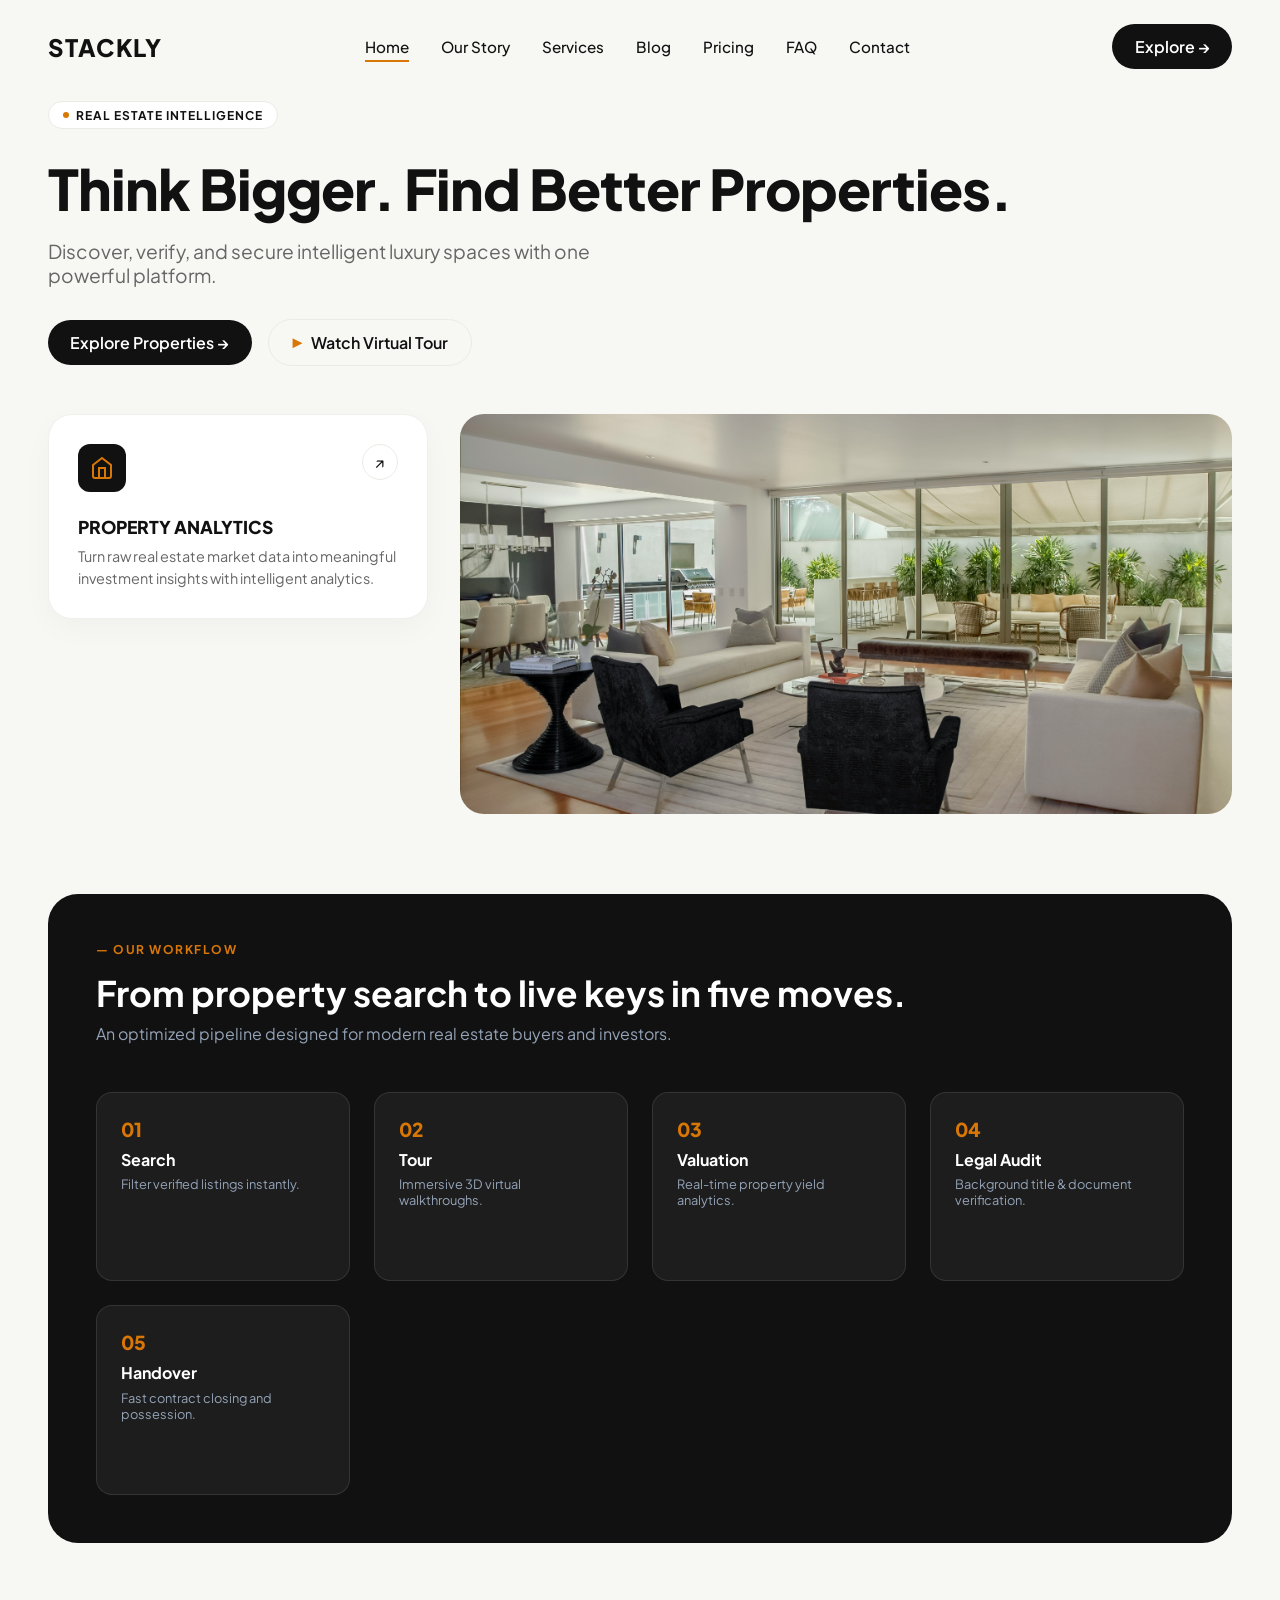
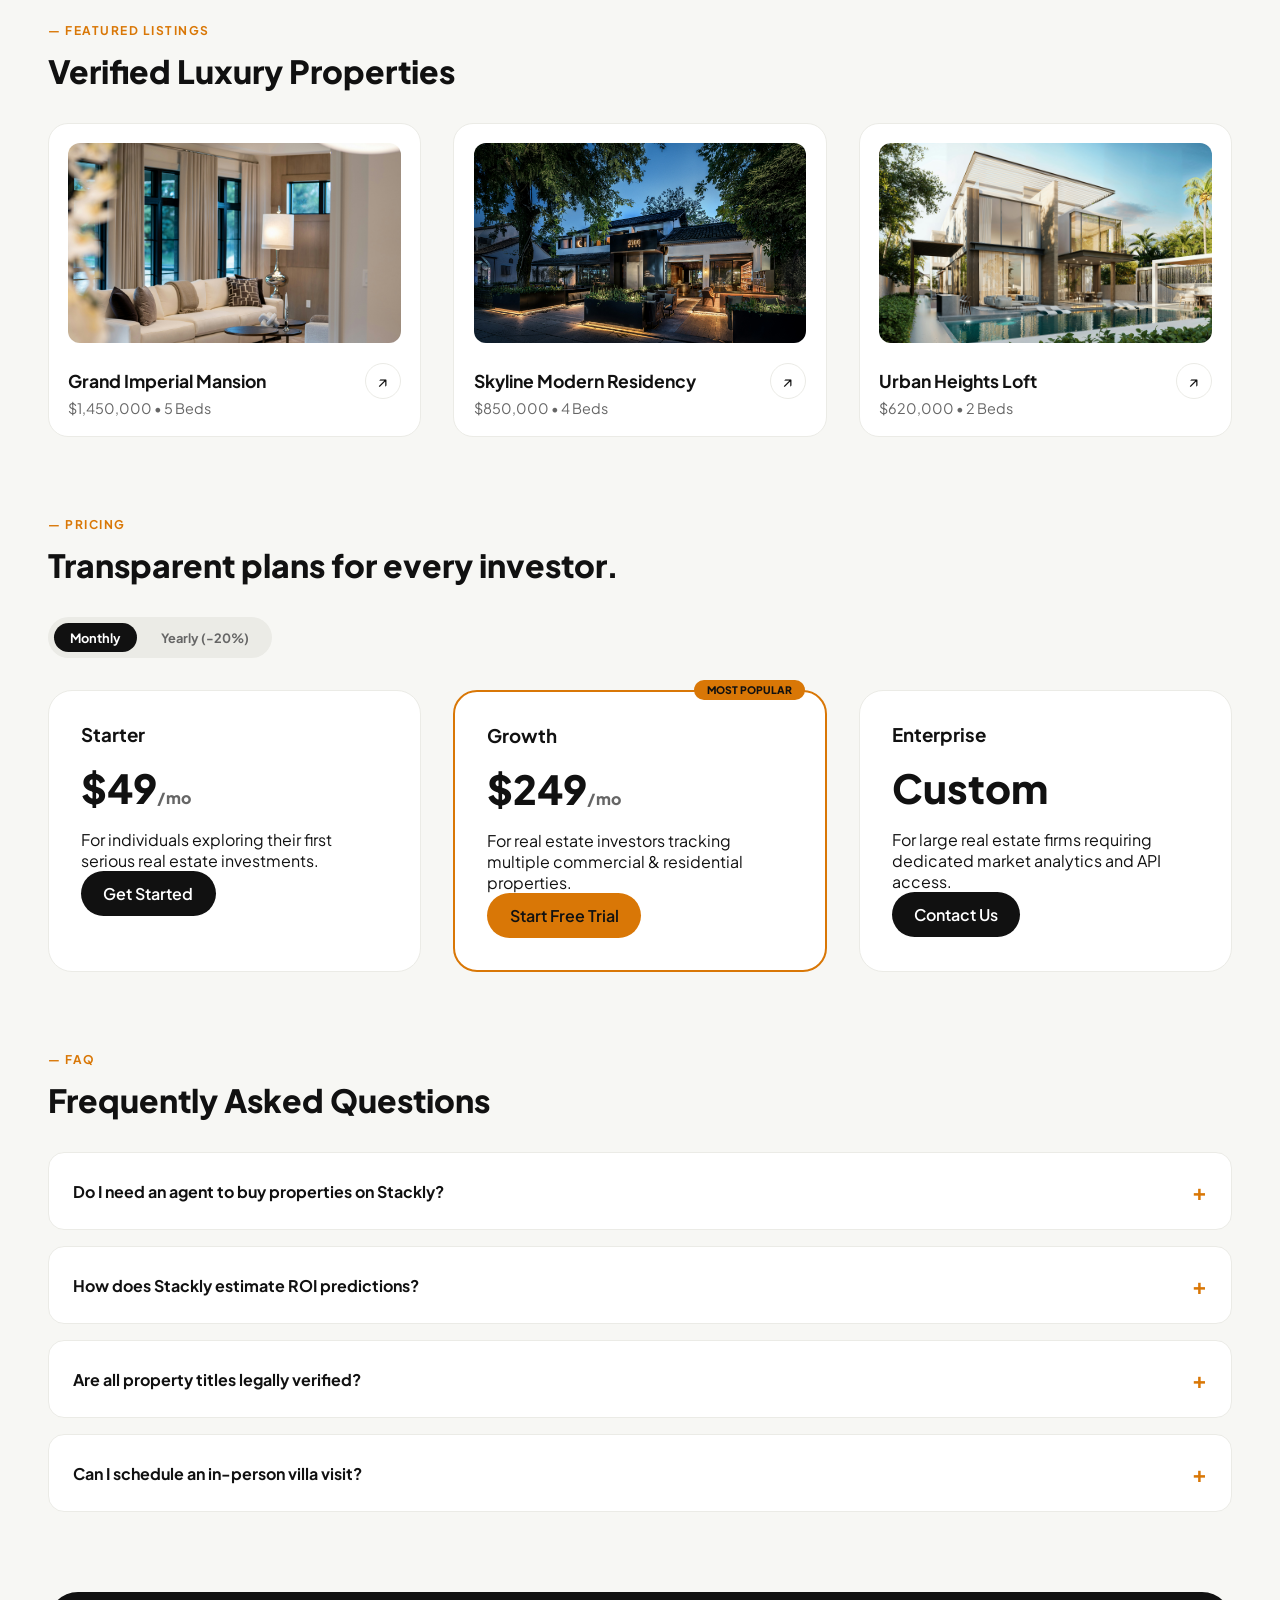
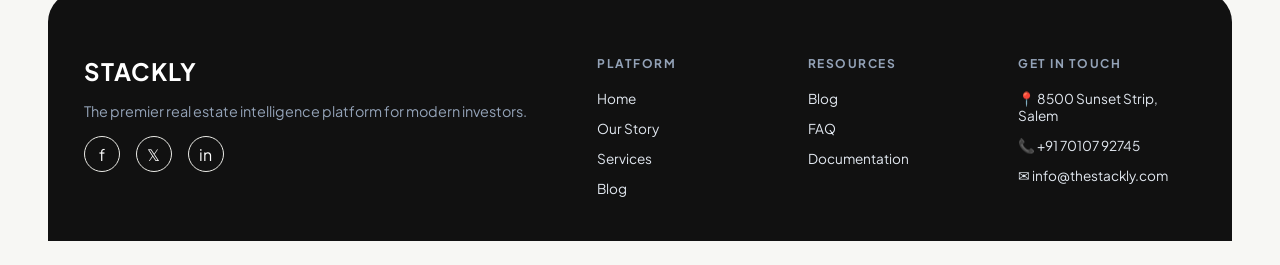
<file: index.html>
<!DOCTYPE html>
<html lang="en">
<head>
    <meta charset="UTF-8">
    <meta name="viewport" content="width=device-width, initial-scale=1.0">
    <title>Stackly — Premier Real Estate Platform</title>

    <!-- Google Fonts -->
    <link rel="preconnect" href="https://fonts.googleapis.com">
    <link rel="preconnect" href="https://fonts.gstatic.com" crossorigin>
    <link href="https://fonts.googleapis.com/css2?family=Plus+Jakarta+Sans:wght@400;500;600;700;800&display=swap" rel="stylesheet">

    <!-- CSS Links -->
    <link rel="stylesheet" href="css/style.css">
    <link rel="stylesheet" href="css/responsive.css">
</head>
<body>

    <!-- PRELOADER -->
    <div id="preloader">
        <div class="loader-box">
            <h2 class="preloader-brand">STACKLY</h2>
            <div class="loading-track">
                <div class="loading-fill" id="loadingFill"></div>
            </div>
            <span class="loading-text" id="loadingText">0%</span>
        </div>
    </div>

    <!-- NAVBAR -->
    <header class="navbar">
        <div class="logo">
            <h2>STACKLY</h2>
        </div>

        <nav class="nav-menu" id="navMenu">
            <ul class="nav-links">
                <li><a href="index.html" class="active">Home</a></li>
                <li><a href="404.html">Our Story</a></li>
                <li><a href="404.html">Services</a></li>
                <li><a href="404.html">Blog</a></li>
                <li><a href="404.html">Pricing</a></li>
                <li><a href="404.html">FAQ</a></li>
                <li><a href="404.html">Contact</a></li>
            </ul>
        </nav>

        <div class="nav-right">
            <a href="404.html" class="btn btn-black desktop-btn">Explore &rarr;</a>
            <button class="hamburger" id="hamburgerBtn" aria-label="Toggle menu">
                <span></span><span></span><span></span>
            </button>
        </div>
    </header>

    <!-- HERO SECTION -->
    <main class="hero-container">
        <div class="pill-badge">
            <span class="dot"></span> REAL ESTATE INTELLIGENCE
        </div>

        <div class="hero-text-section">
            <h1 class="hero-title">Think Bigger. Find Better Properties.</h1>
            <p class="hero-subtitle">Discover, verify, and secure intelligent luxury spaces with one powerful platform.</p>
            
            <div class="hero-cta-group">
                <a href="404.html" class="btn btn-black">Explore Properties &rarr;</a>
                <a href="404.html" class="btn btn-outline-demo">
                    <span class="play-icon">▶</span> Watch Virtual Tour
                </a>
            </div>
        </div>

        <!-- DASHBOARD GRID -->
        <div class="dashboard-grid">
            <div class="left-col">
                <div class="card card-white intelligence-card">
                    <div class="card-header">
                        <div class="icon-box">
                            <svg width="24" height="24" viewBox="0 0 24 24" fill="none" stroke="#D97706" stroke-width="2">
                                <path d="M3 9l9-7 9 7v11a2 2 0 0 1-2 2H5a2 2 0 0 1-2-2z"></path>
                                <polyline points="9 22 9 12 15 12 15 22"></polyline>
                            </svg>
                        </div>
                        <a href="404.html" class="circle-btn">&nearr;</a>
                    </div>
                    <h2>PROPERTY ANALYTICS</h2>
                    <p>Turn raw real estate market data into meaningful investment insights with intelligent analytics.</p>
                </div>
            </div>

            <!-- RIGHT COLUMN IMAGE -->
            <div class="right-col">
                <div class="visual-wrapper">
                    <div class="visual-box">
                        <img src="img/alberto-castillo-q-mx4mSkK9zeo-unsplash.jpg" alt="Luxury Villa" class="hero-img">
                    </div>
                </div>
            </div>
        </div>
    </main>

    <!-- WORKFLOW SECTION -->
    <section class="workflow-section">
        <div class="dark-card-workflow">
            <span class="sub-gold-title">— OUR WORKFLOW</span>
            <h2>From property search to live keys in five moves.</h2>
            <p>An optimized pipeline designed for modern real estate buyers and investors.</p>

            <div class="workflow-steps">
                <div class="wf-step"><span class="wf-num">01</span><h4>Search</h4><p>Filter verified listings instantly.</p></div>
                <div class="wf-step"><span class="wf-num">02</span><h4>Tour</h4><p>Immersive 3D virtual walkthroughs.</p></div>
                <div class="wf-step"><span class="wf-num">03</span><h4>Valuation</h4><p>Real-time property yield analytics.</p></div>
                <div class="wf-step"><span class="wf-num">04</span><h4>Legal Audit</h4><p>Background title & document verification.</p></div>
                <div class="wf-step"><span class="wf-num">05</span><h4>Handover</h4><p>Fast contract closing and possession.</p></div>
            </div>
        </div>
    </section>

    <!-- LISTINGS WITH ARROW BUTTONS -->
    <section class="properties-section">
        <span class="sub-gold-title">— FEATURED LISTINGS</span>
        <h2 class="section-title">Verified Luxury Properties</h2>
        <div class="properties-grid">
            <div class="prop-card">
                <img src="img/franco-debartolo.jpg" alt="Mansion" class="prop-img">
                <div style="display: flex; justify-content: space-between; align-items: center; margin-top: 1rem;">
                    <h3>Grand Imperial Mansion</h3>
                    <a href="404.html" class="circle-btn">&nearr;</a>
                </div>
                <p>$1,450,000 • 5 Beds</p>
            </div>

            <div class="prop-card">
                <img src="img/lycs-architecture.jpg" alt="Residency" class="prop-img">
                <div style="display: flex; justify-content: space-between; align-items: center; margin-top: 1rem;">
                    <h3>Skyline Modern Residency</h3>
                    <a href="404.html" class="circle-btn">&nearr;</a>
                </div>
                <p>$850,000 • 4 Beds</p>
            </div>

            <div class="prop-card">
                <img src="img/maverick-frame.jpg" alt="Loft" class="prop-img">
                <div style="display: flex; justify-content: space-between; align-items: center; margin-top: 1rem;">
                    <h3>Urban Heights Loft</h3>
                    <a href="404.html" class="circle-btn">&nearr;</a>
                </div>
                <p>$620,000 • 2 Beds</p>
            </div>
        </div>
    </section>

    <!-- PRICING SECTION -->
    <section class="pricing-section">
        <span class="sub-gold-title">— PRICING</span>
        <h2 class="section-title">Transparent plans for every investor.</h2>
        
        <div class="pricing-toggle-box">
            <span class="badge-monthly">Monthly</span>
            <span class="badge-yearly">Yearly (-20%)</span>
        </div>

        <div class="pricing-grid">
            <div class="price-card">
                <h3>Starter</h3>
                <p class="price-val">$49<span>/mo</span></p>
                <p>For individuals exploring their first serious real estate investments.</p>
                <a href="404.html" class="btn btn-black">Get Started</a>
            </div>
            <div class="price-card popular">
                <div class="popular-badge">MOST POPULAR</div>
                <h3>Growth</h3>
                <p class="price-val">$249<span>/mo</span></p>
                <p>For real estate investors tracking multiple commercial & residential properties.</p>
                <a href="404.html" class="btn btn-black" style="background:#D97706; color:#111;">Start Free Trial</a>
            </div>
            <div class="price-card">
                <h3>Enterprise</h3>
                <p class="price-val">Custom</p>
                <p>For large real estate firms requiring dedicated market analytics and API access.</p>
                <a href="404.html" class="btn btn-black">Contact Us</a>
            </div>
        </div>
    </section>

    <!-- FAQ SECTION -->
    <section class="faq-section">
        <span class="sub-gold-title">— FAQ</span>
        <h2 class="section-title">Frequently Asked Questions</h2>
        <div class="faq-list">
            <div class="faq-item">
                <div class="faq-question">
                    <h4>Do I need an agent to buy properties on Stackly?</h4>
                    <span class="faq-toggle">+</span>
                </div>
                <div class="faq-answer">
                    <p>No, Stackly connects buyers directly with verified owners and certified real estate advisors.</p>
                </div>
            </div>
            <div class="faq-item">
                <div class="faq-question">
                    <h4>How does Stackly estimate ROI predictions?</h4>
                    <span class="faq-toggle">+</span>
                </div>
                <div class="faq-answer">
                    <p>We analyze regional historic sales, infrastructure developments, rental demand, and economic growth indicators.</p>
                </div>
            </div>
            <div class="faq-item">
                <div class="faq-question">
                    <h4>Are all property titles legally verified?</h4>
                    <span class="faq-toggle">+</span>
                </div>
                <div class="faq-answer">
                    <p>Yes, every property listed on Stackly undergoes strict legal auditing, encumbrance checks, and title verification.</p>
                </div>
            </div>
            <div class="faq-item">
                <div class="faq-question">
                    <h4>Can I schedule an in-person villa visit?</h4>
                    <span class="faq-toggle">+</span>
                </div>
                <div class="faq-answer">
                    <p>Yes, you can instantly book physical site visits with verified property managers through the platform.</p>
                </div>
            </div>
        </div>
    </section>

    <!-- FOOTER -->
    <footer class="dark-footer">
        <div class="footer-inner">
            <div class="footer-brand-box">
                <h2>STACKLY</h2>
                <p>The premier real estate intelligence platform for modern investors.</p>
                <div class="social-links" style="display: flex; gap: 1rem; margin-top: 1rem;">
                    <a href="404.html" class="circle-btn" style="color:#FFF; text-decoration:none; display:flex; align-items:center; justify-content:center;">f</a>
                    <a href="404.html" class="circle-btn" style="color:#FFF; text-decoration:none; display:flex; align-items:center; justify-content:center;">𝕏</a>
                    <a href="404.html" class="circle-btn" style="color:#FFF; text-decoration:none; display:flex; align-items:center; justify-content:center;">in</a>
                </div>
            </div>

            <div class="footer-links-group">
                <div class="footer-col">
                    <h4>PLATFORM</h4>
                    <ul>
                        <li><a href="index.html">Home</a></li>
                        <li><a href="404.html">Our Story</a></li>
                        <li><a href="404.html">Services</a></li>
                        <li><a href="404.html">Blog</a></li>
                    </ul>
                </div>
                <div class="footer-col">
                    <h4>RESOURCES</h4>
                    <ul>
                        <li><a href="404.html">Blog</a></li>
                        <li><a href="404.html">FAQ</a></li>
                        <li><a href="404.html">Documentation</a></li>
                    </ul>
                </div>
                <div class="footer-col">
                    <h4>GET IN TOUCH</h4>
                    <ul>
                        <li><a href="404.html">📍 8500 Sunset Strip, Salem</a></li>
                        <li><a href="404.html">📞 +91 70107 92745</a></li>
                        <li><a href="404.html">✉ info@thestackly.com</a></li>
                    </ul>
                </div>
            </div>
        </div>
    </footer>

    <!-- JAVASCRIPT LINK -->
    <script src="js/main.js"></script>
</body>
</html>
</file>
<file: css/style.css>
/* ==========================================
   1. COLOR VARIABLES & GLOBAL RESET
   ========================================== */
:root {
    --bg-base: #F7F7F4;
    --brand-dark: #111111;
    --accent-gold: #D97706;
    --card-bg: #FFFFFF;
    --text-muted: #666666;
    --border-light: #EBEBE6;
}

* {
    box-sizing: border-box;
    margin: 0;
    padding: 0;
}

body {
    font-family: 'Plus Jakarta Sans', sans-serif;
    background-color: var(--bg-base);
    color: var(--brand-dark);
    padding: 1.5rem 3rem;
}

/* ==========================================
   2. PRELOADER SCREEN
   ========================================== */
#preloader {
    position: fixed;
    top: 0;
    left: 0;
    width: 100vw;
    height: 100vh;
    background-color: #F7F7F4;
    display: flex;
    justify-content: center;
    align-items: center;
    z-index: 99999;
    transition: opacity 0.4s ease;
}

.loader-box {
    text-align: center;
    display: flex;
    flex-direction: column;
    align-items: center;
    gap: 1.2rem;
}

.preloader-brand {
    font-size: 2rem;
    font-weight: 800;
    letter-spacing: 2px;
}

.loading-track {
    width: 180px;
    height: 4px;
    background: #EBEBE6;
    border-radius: 4px;
    overflow: hidden;
}

.loading-fill {
    width: 0%;
    height: 100%;
    background: var(--accent-gold);
    transition: width 0.1s linear;
}

.loading-text {
    font-weight: 700;
    font-size: 0.9rem;
    color: var(--brand-dark);
}

/* ==========================================
   3. NAVIGATION BAR
   ========================================== */
.navbar {
    display: flex;
    justify-content: space-between;
    align-items: center;
    padding-bottom: 2rem;
}

.logo h2 {
    font-size: 1.5rem;
    font-weight: 800;
    letter-spacing: 1px;
}

.nav-links {
    display: flex;
    list-style: none;
    gap: 2rem;
}

.nav-links a {
    text-decoration: none;
    color: var(--brand-dark);
    font-weight: 500;
    font-size: 0.95rem;
}

.nav-links a.active {
    border-bottom: 2px solid var(--accent-gold);
    padding-bottom: 4px;
}

.btn-black {
    background-color: var(--brand-dark);
    color: #FFFFFF;
    padding: 0.75rem 1.4rem;
    border-radius: 30px;
    text-decoration: none;
    font-weight: 600;
    display: inline-flex;
    align-items: center;
    gap: 0.5rem;
}

.btn-outline-demo {
    background: transparent;
    border: 1px solid var(--border-light);
    color: var(--brand-dark);
    padding: 0.75rem 1.4rem;
    border-radius: 30px;
    text-decoration: none;
    font-weight: 600;
    display: inline-flex;
    align-items: center;
    gap: 0.5rem;
}

.play-icon {
    font-size: 0.8rem;
    color: var(--accent-gold);
}

.hamburger {
    display: none;
    flex-direction: column;
    gap: 5px;
    background: none;
    border: none;
    cursor: pointer;
    padding: 5px;
}

.hamburger span {
    width: 25px;
    height: 2px;
    background: var(--brand-dark);
}

/* ==========================================
   4. HERO BANNER SECTION
   ========================================== */
.hero-container {
    max-width: 1300px;
    margin: 0 auto;
}

.pill-badge {
    display: inline-flex;
    align-items: center;
    gap: 0.4rem;
    background: #FFFFFF;
    border: 1px solid var(--border-light);
    padding: 0.35rem 0.9rem;
    border-radius: 20px;
    font-size: 0.75rem;
    font-weight: 700;
    letter-spacing: 1px;
    margin-bottom: 1.5rem;
}

.dot {
    width: 6px;
    height: 6px;
    background-color: var(--accent-gold);
    border-radius: 50%;
}

.hero-text-section {
    margin-bottom: 3rem;
}

.hero-title {
    font-size: 3.5rem;
    font-weight: 800;
    letter-spacing: -1px;
    margin-bottom: 1rem;
    color: var(--brand-dark);
}

.hero-subtitle {
    font-size: 1.2rem;
    color: var(--text-muted);
    max-width: 600px;
    margin-bottom: 2rem;
}

.hero-cta-group {
    display: flex;
    gap: 1rem;
    align-items: center;
}

/* ==========================================
   5. DASHBOARD & CARDS GRID
   ========================================== */
.dashboard-grid {
    display: grid;
    grid-template-columns: 380px 1fr;
    gap: 2rem;
}

.card {
    background: var(--card-bg);
    border-radius: 24px;
    padding: 1.8rem;
    box-shadow: 0 10px 30px rgba(0, 0, 0, 0.03);
    border: 1px solid #F0F0EC;
}

.intelligence-card h2 {
    font-size: 1.1rem;
    font-weight: 800;
    margin-bottom: 0.5rem;
}

.intelligence-card p {
    color: var(--text-muted);
    font-size: 0.9rem;
    line-height: 1.5;
}

.card-header {
    display: flex;
    justify-content: space-between;
    margin-bottom: 1.5rem;
}

.icon-box {
    width: 48px;
    height: 48px;
    background: #111111;
    border-radius: 12px;
    display: flex;
    align-items: center;
    justify-content: center;
}

.circle-btn {
    width: 36px;
    height: 36px;
    border: 1px solid var(--border-light);
    border-radius: 50%;
    display: flex;
    align-items: center;
    justify-content: center;
    text-decoration: none;
    color: var(--brand-dark);
}

.visual-wrapper {
    position: relative;
    height: 400px;
}

.visual-box {
    width: 100%;
    height: 100%;
    border-radius: 24px;
    overflow: hidden;
}

.hero-img {
    width: 100%;
    height: 100%;
    object-fit: cover;
}

/* ==========================================
   6. WORKFLOW SECTION
   ========================================== */
.workflow-section {
    max-width: 1300px;
    margin: 5rem auto;
}

.dark-card-workflow {
    background: #111111;
    color: #FFFFFF;
    border-radius: 30px;
    padding: 3rem;
}

.sub-gold-title {
    font-size: 0.75rem;
    letter-spacing: 1.5px;
    color: var(--accent-gold);
    font-weight: 700;
    display: block;
    margin-bottom: 0.8rem;
}

.dark-card-workflow h2 {
    font-size: 2.2rem;
    margin-bottom: 0.5rem;
}

.dark-card-workflow p {
    color: #94A3B8;
    margin-bottom: 3rem;
}

.workflow-steps {
    display: grid;
    grid-template-columns: repeat(auto-fit, minmax(200px, 1fr));
    gap: 1.5rem;
}

.wf-step {
    background: rgba(255, 255, 255, 0.05);
    padding: 1.5rem;
    border-radius: 16px;
    border: 1px solid rgba(255, 255, 255, 0.1);
}

.wf-num {
    font-size: 1.2rem;
    font-weight: 800;
    color: var(--accent-gold);
    display: block;
    margin-bottom: 0.5rem;
}

.wf-step h4 {
    font-size: 1rem;
    margin-bottom: 0.4rem;
}

.wf-step p {
    font-size: 0.8rem;
    color: #94A3B8;
}

/* ==========================================
   7. PROPERTY LISTINGS
   ========================================== */
.properties-section {
    max-width: 1300px;
    margin: 5rem auto;
}

.section-title {
    font-size: 2rem;
    font-weight: 800;
    margin-bottom: 2rem;
}

.properties-grid {
    display: grid;
    grid-template-columns: repeat(auto-fit, minmax(300px, 1fr));
    gap: 2rem;
}

.prop-card {
    background: #FFFFFF;
    border: 1px solid var(--border-light);
    border-radius: 20px;
    padding: 1.2rem;
}

.prop-img {
    width: 100%;
    height: 200px;
    object-fit: cover;
    border-radius: 12px;
}

.prop-card h3 {
    font-size: 1.1rem;
}

.prop-card p {
    color: var(--text-muted);
    font-size: 0.9rem;
}

/* ==========================================
   8. PRICING SECTION
   ========================================== */
.pricing-section {
    max-width: 1300px;
    margin: 5rem auto;
}

.pricing-toggle-box {
    display: inline-flex;
    background: #EBEBE6;
    padding: 0.4rem;
    border-radius: 30px;
    margin-bottom: 2rem;
    gap: 0.5rem;
}

.badge-monthly {
    background: #111;
    color: #fff;
    padding: 0.4rem 1rem;
    border-radius: 20px;
    font-size: 0.8rem;
    font-weight: 700;
}

.badge-yearly {
    color: #666;
    padding: 0.4rem 1rem;
    font-size: 0.8rem;
    font-weight: 700;
}

.pricing-grid {
    display: grid;
    grid-template-columns: repeat(auto-fit, minmax(280px, 1fr));
    gap: 2rem;
}

.price-card {
    background: #FFFFFF;
    border: 1px solid var(--border-light);
    border-radius: 24px;
    padding: 2rem;
    position: relative;
}

.price-card.popular {
    border: 2px solid var(--accent-gold);
}

.popular-badge {
    position: absolute;
    top: -12px;
    right: 20px;
    background: var(--accent-gold);
    color: #111;
    padding: 0.2rem 0.8rem;
    font-size: 0.65rem;
    font-weight: 800;
    border-radius: 10px;
}

.price-val {
    font-size: 2.5rem;
    font-weight: 800;
    margin: 1rem 0;
}

.price-val span {
    font-size: 1rem;
    color: var(--text-muted);
}

/* ==========================================
   9. FAQ ACCORDION SECTION
   ========================================== */
.faq-section {
    max-width: 1300px;
    margin: 5rem auto;
}

.faq-list {
    display: flex;
    flex-direction: column;
    gap: 1rem;
}

.faq-item {
    background: #FFFFFF;
    border: 1px solid var(--border-light);
    border-radius: 16px;
    padding: 1.5rem;
    cursor: pointer;
    transition: all 0.3s ease;
}

.faq-question {
    display: flex;
    justify-content: space-between;
    align-items: center;
}

.faq-question h4 {
    font-size: 1rem;
    font-weight: 700;
}

.faq-toggle {
    font-size: 1.4rem;
    font-weight: 700;
    color: var(--accent-gold);
    transition: transform 0.3s ease;
}

.faq-answer {
    max-height: 0;
    overflow: hidden;
    transition: max-height 0.3s ease, margin-top 0.3s ease;
}

.faq-answer p {
    color: var(--text-muted);
    font-size: 0.9rem;
    line-height: 1.6;
}

.faq-item.open .faq-answer {
    max-height: 200px;
    margin-top: 1rem;
}

.faq-item.open .faq-toggle {
    transform: rotate(45deg);
}

/* ==========================================
   10. FOOTER SECTION
   ========================================== */
.dark-footer {
    background: var(--brand-dark);
    color: #fff;
    padding: 4rem 3% 2rem;
    margin-top: 5rem;
    border-radius: 30px 30px 0 0;
}

.footer-inner {
    display: grid;
    grid-template-columns: 1.5fr 2fr;
    gap: 4rem;
    max-width: 1200px;
    margin: 0 auto;
}

.footer-brand-box h2 {
    font-size: 1.5rem;
    letter-spacing: 1px;
}

.footer-brand-box p {
    color: #94A3B8;
    font-size: 0.9rem;
    margin: 1rem 0;
}

.footer-links-group {
    display: grid;
    grid-template-columns: repeat(3, 1fr);
    gap: 2rem;
}

.footer-col h4 {
    font-size: 0.75rem;
    letter-spacing: 1.5px;
    color: #94A3B8;
    margin-bottom: 1.2rem;
}

.footer-col ul {
    list-style: none;
}

.footer-col ul li {
    margin-bottom: 0.8rem;
}

.footer-col ul li a {
    color: #E2E8F0;
    text-decoration: none;
    font-size: 0.85rem;
    display: block;
    margin-bottom: 0.5rem;
}
</file>
<file: css/responsive.css>
@media (max-width: 1024px) {
    body {
        padding: 1rem;
    }

    .dashboard-grid {
        grid-template-columns: 1fr;
    }

    .hero-title {
        font-size: 2.5rem;
    }

    .footer-inner {
        grid-template-columns: 1fr;
        gap: 3rem;
    }
}

@media (max-width: 768px) {
    .hamburger {
        display: flex;
    }

    .desktop-btn {
        display: none;
    }

    .nav-menu {
        display: none;
        position: absolute;
        top: 70px;
        left: 0;
        width: 100%;
        background: #FFFFFF;
        padding: 2rem;
        border-radius: 16px;
        box-shadow: 0 10px 30px rgba(0, 0, 0, 0.1);
        z-index: 1000;
    }

    .nav-menu.active {
        display: block;
    }

    .nav-links {
        flex-direction: column;
        gap: 1.2rem;
    }

    .footer-links-group {
        grid-template-columns: 1fr;
        gap: 2rem;
    }
}
</file>
